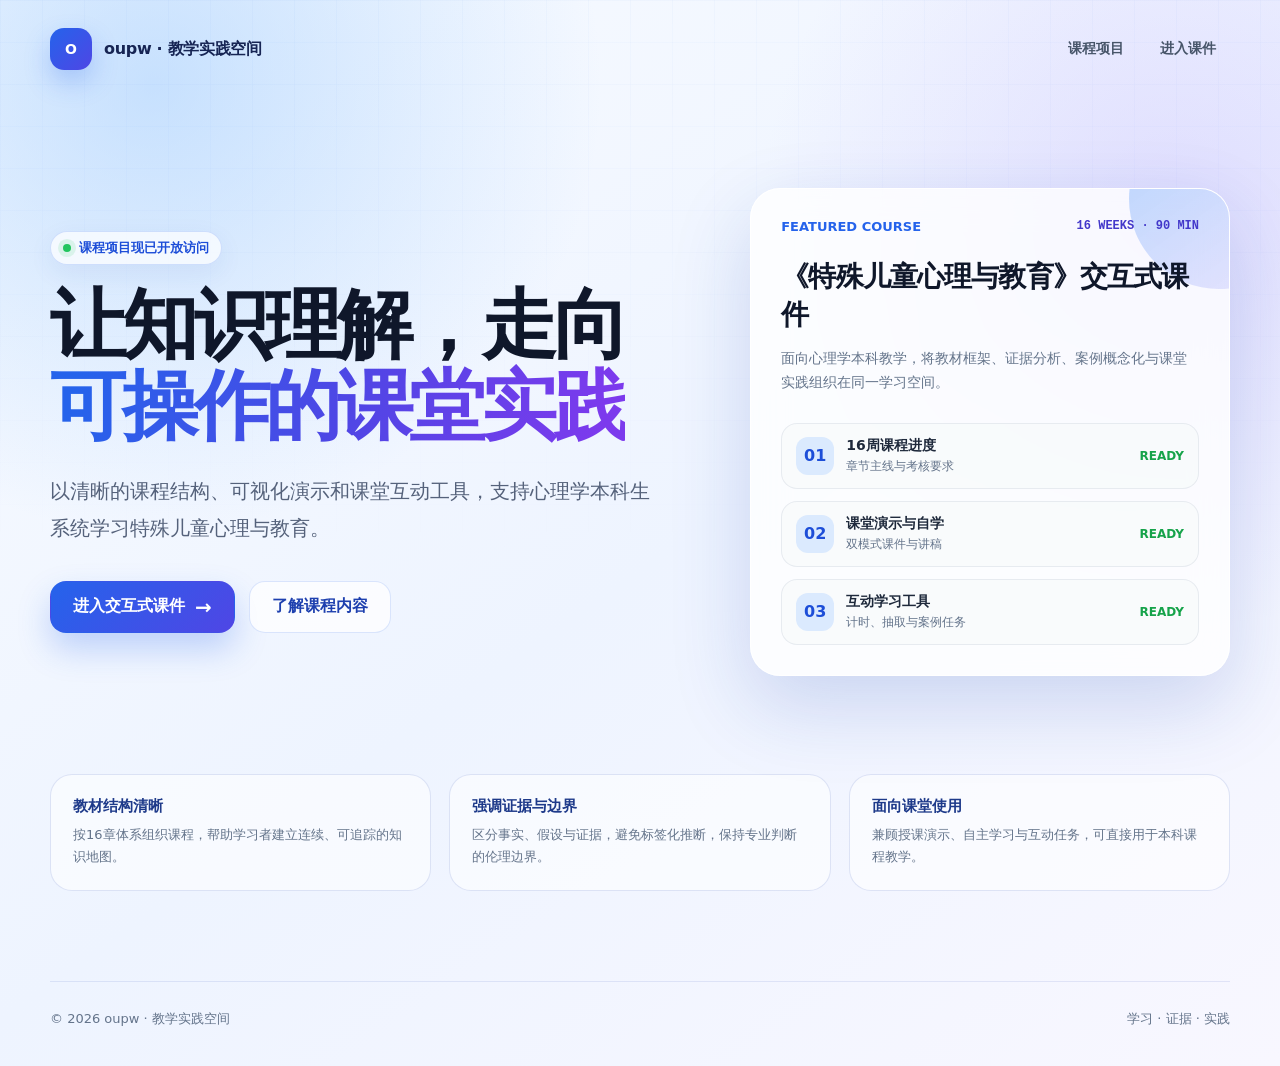
<file: index.html>
<!doctype html>
<html lang="zh-CN">
  <head>
    <meta charset="UTF-8" />
    <meta name="viewport" content="width=device-width, initial-scale=1.0" />
    <meta name="theme-color" content="#172554" />
    <meta name="description" content="oupw 教学实践空间：进入《特殊儿童心理与教育》心理学本科交互式课件。" />
    <meta property="og:title" content="oupw · 教学实践空间" />
    <meta property="og:description" content="从知识理解到课堂实践，探索《特殊儿童心理与教育》交互式课件。" />
    <meta property="og:type" content="website" />
    <meta property="og:url" content="https://oupw.github.io/" />
    <title>oupw · 教学实践空间</title>
    <style>
      :root {
        color-scheme: light;
        --ink: #172554;
        --muted: #55627b;
        --blue: #2563eb;
        --indigo: #4f46e5;
        --sky: #dbeafe;
        --line: rgba(30, 64, 175, 0.13);
        --paper: rgba(255, 255, 255, 0.78);
      }

      * { box-sizing: border-box; }

      html { scroll-behavior: smooth; }

      body {
        margin: 0;
        min-width: 320px;
        color: var(--ink);
        background:
          radial-gradient(circle at 12% 8%, rgba(147, 197, 253, 0.48), transparent 28rem),
          radial-gradient(circle at 92% 20%, rgba(196, 181, 253, 0.36), transparent 26rem),
          linear-gradient(145deg, #f8fbff 0%, #eef4ff 52%, #f8f7ff 100%);
        font-family: "Noto Sans SC", "Microsoft YaHei", "PingFang SC", system-ui, sans-serif;
      }

      body::before {
        position: fixed;
        inset: 0;
        z-index: -1;
        content: "";
        opacity: 0.45;
        background-image:
          linear-gradient(rgba(37, 99, 235, 0.055) 1px, transparent 1px),
          linear-gradient(90deg, rgba(37, 99, 235, 0.055) 1px, transparent 1px);
        background-size: 42px 42px;
        mask-image: linear-gradient(to bottom, #000 0%, transparent 72%);
      }

      a { color: inherit; }

      .shell {
        width: min(1180px, calc(100% - 40px));
        margin-inline: auto;
      }

      header {
        display: flex;
        align-items: center;
        justify-content: space-between;
        padding-block: 28px;
      }

      .brand {
        display: inline-flex;
        align-items: center;
        gap: 12px;
        text-decoration: none;
        font-weight: 900;
        letter-spacing: -0.02em;
      }

      .brand-mark {
        display: grid;
        width: 42px;
        height: 42px;
        place-items: center;
        border-radius: 14px;
        color: white;
        background: linear-gradient(135deg, var(--blue), var(--indigo));
        box-shadow: 0 12px 26px rgba(37, 99, 235, 0.26);
        font-size: 14px;
        letter-spacing: 0;
      }

      nav { display: flex; gap: 8px; }

      nav a {
        padding: 9px 14px;
        border-radius: 999px;
        color: #475569;
        text-decoration: none;
        font-size: 14px;
        font-weight: 700;
      }

      nav a:hover { background: rgba(255, 255, 255, 0.68); color: var(--blue); }

      main { padding-block: 54px 90px; }

      .hero {
        display: grid;
        grid-template-columns: minmax(0, 1.12fr) minmax(360px, 0.88fr);
        gap: clamp(42px, 7vw, 92px);
        align-items: center;
        min-height: 560px;
      }

      .eyebrow {
        display: inline-flex;
        align-items: center;
        gap: 8px;
        margin: 0 0 20px;
        padding: 7px 12px;
        border: 1px solid rgba(37, 99, 235, 0.18);
        border-radius: 999px;
        color: #1d4ed8;
        background: rgba(255, 255, 255, 0.7);
        font-size: 13px;
        font-weight: 800;
        box-shadow: 0 8px 26px rgba(30, 64, 175, 0.07);
      }

      .eyebrow::before {
        width: 8px;
        height: 8px;
        border-radius: 50%;
        content: "";
        background: #22c55e;
        box-shadow: 0 0 0 5px rgba(34, 197, 94, 0.12);
      }

      h1 {
        margin: 0;
        max-width: 760px;
        color: #0f172a;
        font-size: clamp(42px, 6vw, 76px);
        line-height: 1.06;
        letter-spacing: -0.055em;
      }

      h1 span {
        color: transparent;
        background: linear-gradient(105deg, #2563eb 5%, #4f46e5 52%, #7c3aed 95%);
        background-clip: text;
        -webkit-background-clip: text;
      }

      .lead {
        max-width: 650px;
        margin: 26px 0 0;
        color: var(--muted);
        font-size: clamp(17px, 2vw, 20px);
        line-height: 1.85;
      }

      .actions {
        display: flex;
        flex-wrap: wrap;
        gap: 14px;
        margin-top: 34px;
      }

      .button {
        display: inline-flex;
        align-items: center;
        justify-content: center;
        gap: 10px;
        min-height: 52px;
        padding: 0 22px;
        border: 1px solid transparent;
        border-radius: 16px;
        text-decoration: none;
        font-weight: 900;
        transition: transform 160ms ease, box-shadow 160ms ease, background 160ms ease;
      }

      .button:hover { transform: translateY(-2px); }

      .button-primary {
        color: white;
        background: linear-gradient(135deg, var(--blue), var(--indigo));
        box-shadow: 0 16px 32px rgba(37, 99, 235, 0.25);
      }

      .button-primary:hover { box-shadow: 0 20px 40px rgba(37, 99, 235, 0.32); }

      .button-secondary {
        border-color: rgba(37, 99, 235, 0.16);
        color: #1e40af;
        background: rgba(255, 255, 255, 0.72);
      }

      .arrow { font-size: 20px; transition: transform 160ms ease; }
      .button:hover .arrow { transform: translateX(3px); }

      .course-card {
        position: relative;
        overflow: hidden;
        padding: 30px;
        border: 1px solid rgba(255, 255, 255, 0.92);
        border-radius: 30px;
        background: var(--paper);
        box-shadow: 0 30px 80px rgba(30, 64, 175, 0.18);
        backdrop-filter: blur(18px);
      }

      .course-card::after {
        position: absolute;
        top: -80px;
        right: -80px;
        width: 180px;
        height: 180px;
        border-radius: 50%;
        content: "";
        background: linear-gradient(145deg, rgba(96, 165, 250, 0.45), rgba(167, 139, 250, 0.18));
      }

      .course-meta {
        display: flex;
        justify-content: space-between;
        gap: 16px;
        position: relative;
        z-index: 1;
      }

      .course-label { color: #2563eb; font-size: 13px; font-weight: 900; }
      .course-chip { color: #4338ca; font: 800 12px ui-monospace, monospace; }

      .course-card h2 {
        position: relative;
        z-index: 1;
        margin: 24px 0 12px;
        color: #0f172a;
        font-size: 28px;
        line-height: 1.35;
        letter-spacing: -0.03em;
      }

      .course-card > p {
        margin: 0;
        color: #64748b;
        font-size: 14px;
        line-height: 1.75;
      }

      .path {
        display: grid;
        gap: 12px;
        margin-top: 28px;
      }

      .path-item {
        display: grid;
        grid-template-columns: 38px 1fr auto;
        gap: 12px;
        align-items: center;
        padding: 13px 14px;
        border: 1px solid rgba(148, 163, 184, 0.18);
        border-radius: 16px;
        background: rgba(248, 250, 252, 0.78);
      }

      .path-number {
        display: grid;
        width: 38px;
        height: 38px;
        place-items: center;
        border-radius: 12px;
        color: #1d4ed8;
        background: #dbeafe;
        font-weight: 900;
      }

      .path-title { display: block; color: #1e293b; font-size: 14px; font-weight: 900; }
      .path-note { display: block; margin-top: 3px; color: #64748b; font-size: 12px; }
      .path-status { color: #16a34a; font-size: 12px; font-weight: 900; }

      .features {
        display: grid;
        grid-template-columns: repeat(3, 1fr);
        gap: 18px;
        margin-top: 62px;
      }

      .feature {
        padding: 22px;
        border: 1px solid var(--line);
        border-radius: 22px;
        background: rgba(255, 255, 255, 0.56);
      }

      .feature strong { display: block; margin-bottom: 8px; color: #1e3a8a; font-size: 15px; }
      .feature p { margin: 0; color: #64748b; font-size: 13px; line-height: 1.7; }

      footer {
        display: flex;
        justify-content: space-between;
        gap: 20px;
        padding-block: 28px 38px;
        border-top: 1px solid rgba(30, 64, 175, 0.1);
        color: #64748b;
        font-size: 13px;
      }

      :focus-visible { outline: 3px solid rgba(37, 99, 235, 0.42); outline-offset: 3px; }

      @media (max-width: 880px) {
        .hero { grid-template-columns: 1fr; min-height: auto; }
        .course-card { max-width: 640px; }
        .features { grid-template-columns: 1fr; }
      }

      @media (max-width: 560px) {
        .shell { width: min(100% - 28px, 1180px); }
        header { padding-block: 18px; }
        nav a:not(:last-child) { display: none; }
        main { padding-block: 34px 64px; }
        h1 { font-size: 44px; }
        .lead { font-size: 16px; }
        .actions, .button { width: 100%; }
        .course-card { padding: 22px; border-radius: 24px; }
        .path-item { grid-template-columns: 38px 1fr; }
        .path-status { display: none; }
        footer { flex-direction: column; }
      }

      @media (prefers-reduced-motion: reduce) {
        html { scroll-behavior: auto; }
        *, *::before, *::after { transition-duration: 0.01ms !important; }
      }
    </style>
  </head>
  <body>
    <header class="shell">
      <a class="brand" href="/" aria-label="oupw 教学实践空间首页">
        <span class="brand-mark">O</span>
        <span>oupw · 教学实践空间</span>
      </a>
      <nav aria-label="主导航">
        <a href="#course">课程项目</a>
        <a href="/special-ed-diagnostic-pro/">进入课件</a>
      </nav>
    </header>

    <main class="shell">
      <section class="hero" aria-labelledby="hero-title">
        <div>
          <p class="eyebrow">课程项目现已开放访问</p>
          <h1 id="hero-title">让知识理解，走向<span>可操作的课堂实践</span></h1>
          <p class="lead">以清晰的课程结构、可视化演示和课堂互动工具，支持心理学本科生系统学习特殊儿童心理与教育。</p>
          <div class="actions">
            <a class="button button-primary" href="/special-ed-diagnostic-pro/">
              进入交互式课件 <span class="arrow" aria-hidden="true">→</span>
            </a>
            <a class="button button-secondary" href="#course">了解课程内容</a>
          </div>
        </div>

        <article class="course-card" id="course">
          <div class="course-meta">
            <span class="course-label">FEATURED COURSE</span>
            <span class="course-chip">16 WEEKS · 90 MIN</span>
          </div>
          <h2>《特殊儿童心理与教育》交互式课件</h2>
          <p>面向心理学本科教学，将教材框架、证据分析、案例概念化与课堂实践组织在同一学习空间。</p>
          <div class="path" aria-label="课程主要模块">
            <div class="path-item">
              <span class="path-number">01</span>
              <span><span class="path-title">16周课程进度</span><span class="path-note">章节主线与考核要求</span></span>
              <span class="path-status">READY</span>
            </div>
            <div class="path-item">
              <span class="path-number">02</span>
              <span><span class="path-title">课堂演示与自学</span><span class="path-note">双模式课件与讲稿</span></span>
              <span class="path-status">READY</span>
            </div>
            <div class="path-item">
              <span class="path-number">03</span>
              <span><span class="path-title">互动学习工具</span><span class="path-note">计时、抽取与案例任务</span></span>
              <span class="path-status">READY</span>
            </div>
          </div>
        </article>
      </section>

      <section class="features" aria-label="课程特点">
        <article class="feature">
          <strong>教材结构清晰</strong>
          <p>按16章体系组织课程，帮助学习者建立连续、可追踪的知识地图。</p>
        </article>
        <article class="feature">
          <strong>强调证据与边界</strong>
          <p>区分事实、假设与证据，避免标签化推断，保持专业判断的伦理边界。</p>
        </article>
        <article class="feature">
          <strong>面向课堂使用</strong>
          <p>兼顾授课演示、自主学习与互动任务，可直接用于本科课程教学。</p>
        </article>
      </section>
    </main>

    <footer class="shell">
      <span>© 2026 oupw · 教学实践空间</span>
      <span>学习 · 证据 · 实践</span>
    </footer>
  </body>
</html>
</file>
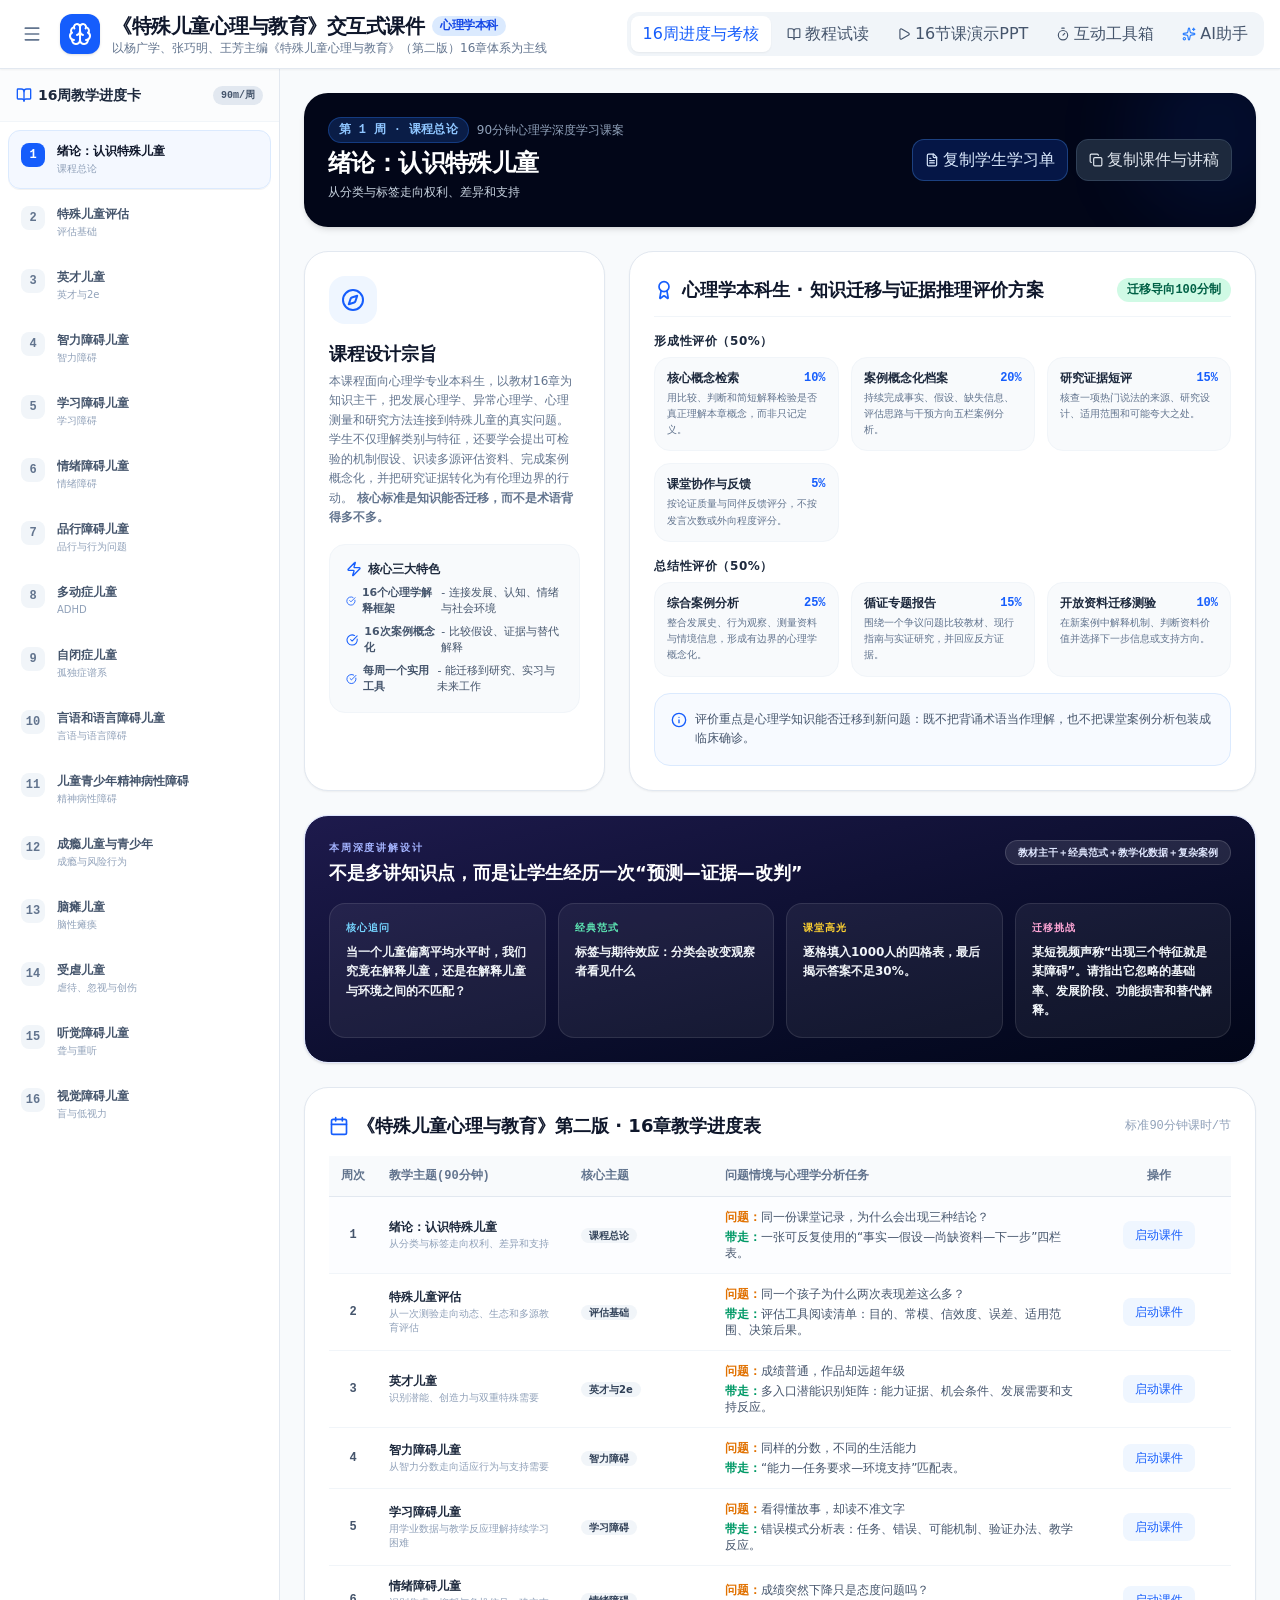
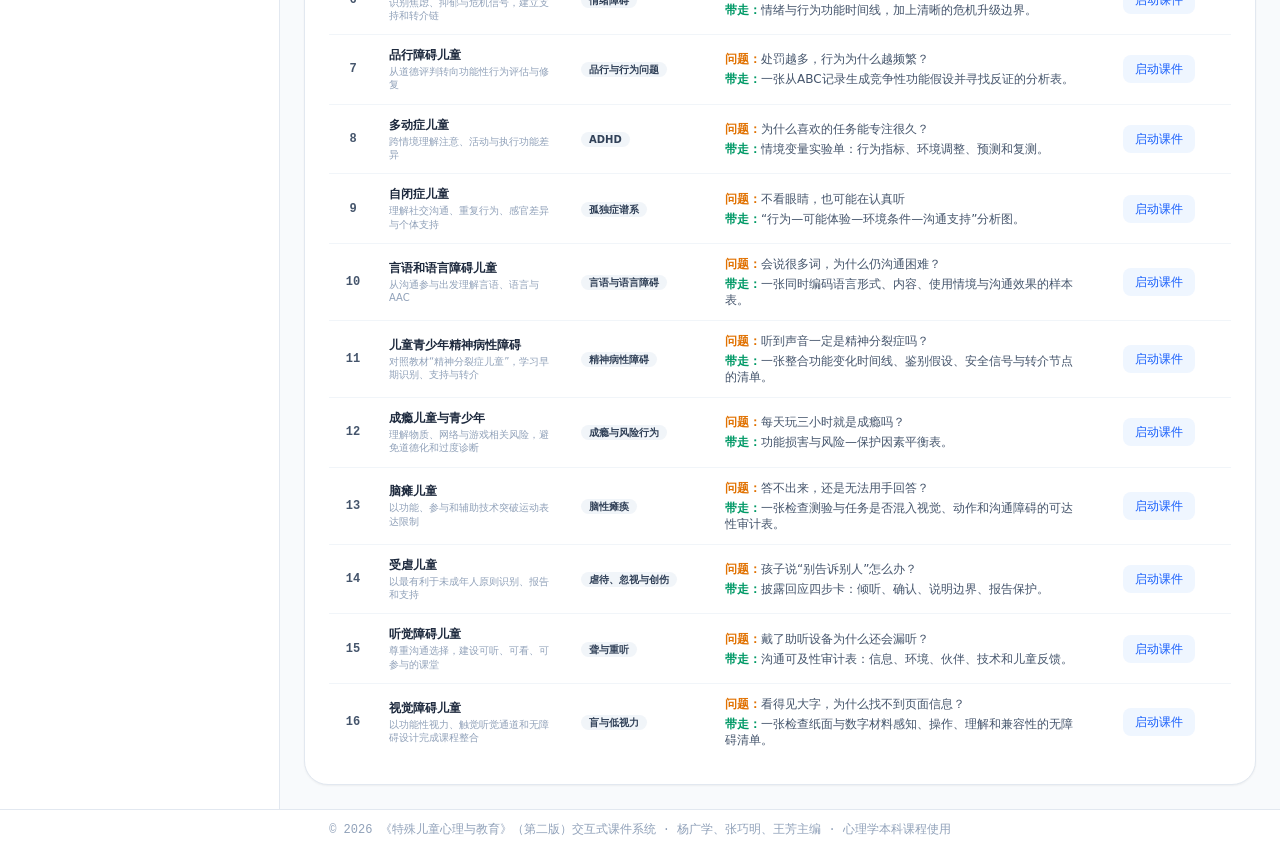
<file: special-ed-diagnostic-pro/index.html>
<!doctype html>
<html lang="zh-CN">
  <head>
    <meta charset="UTF-8" />
    <meta name="viewport" content="width=device-width, initial-scale=1.0" />
    <meta name="theme-color" content="#2563eb" />
    <meta name="description" content="面向心理学本科生，按《特殊儿童心理与教育》（第二版）16章体系设计的交互式课程静态版。" />
    <title>《特殊儿童心理与教育》· 心理学本科交互式课程</title>
    <script type="module" crossorigin src="/special-ed-diagnostic-pro/assets/index-CuVO2Y38.js"></script>
    <link rel="modulepreload" crossorigin href="/special-ed-diagnostic-pro/assets/rolldown-runtime-Cyuzqnbw.js">
    <link rel="modulepreload" crossorigin href="/special-ed-diagnostic-pro/assets/icons-BwN9FsZg.js">
    <link rel="modulepreload" crossorigin href="/special-ed-diagnostic-pro/assets/motion-teX4rAa-.js">
    <link rel="modulepreload" crossorigin href="/special-ed-diagnostic-pro/assets/react-Dw_kyIoL.js">
    <link rel="modulepreload" crossorigin href="/special-ed-diagnostic-pro/assets/slide-deck-BcrI7-u1.js">
    <link rel="stylesheet" crossorigin href="/special-ed-diagnostic-pro/assets/index-4eRYHDpQ.css">
  </head>
  <body>
    <div id="root"></div>
  </body>
</html>
</file>
